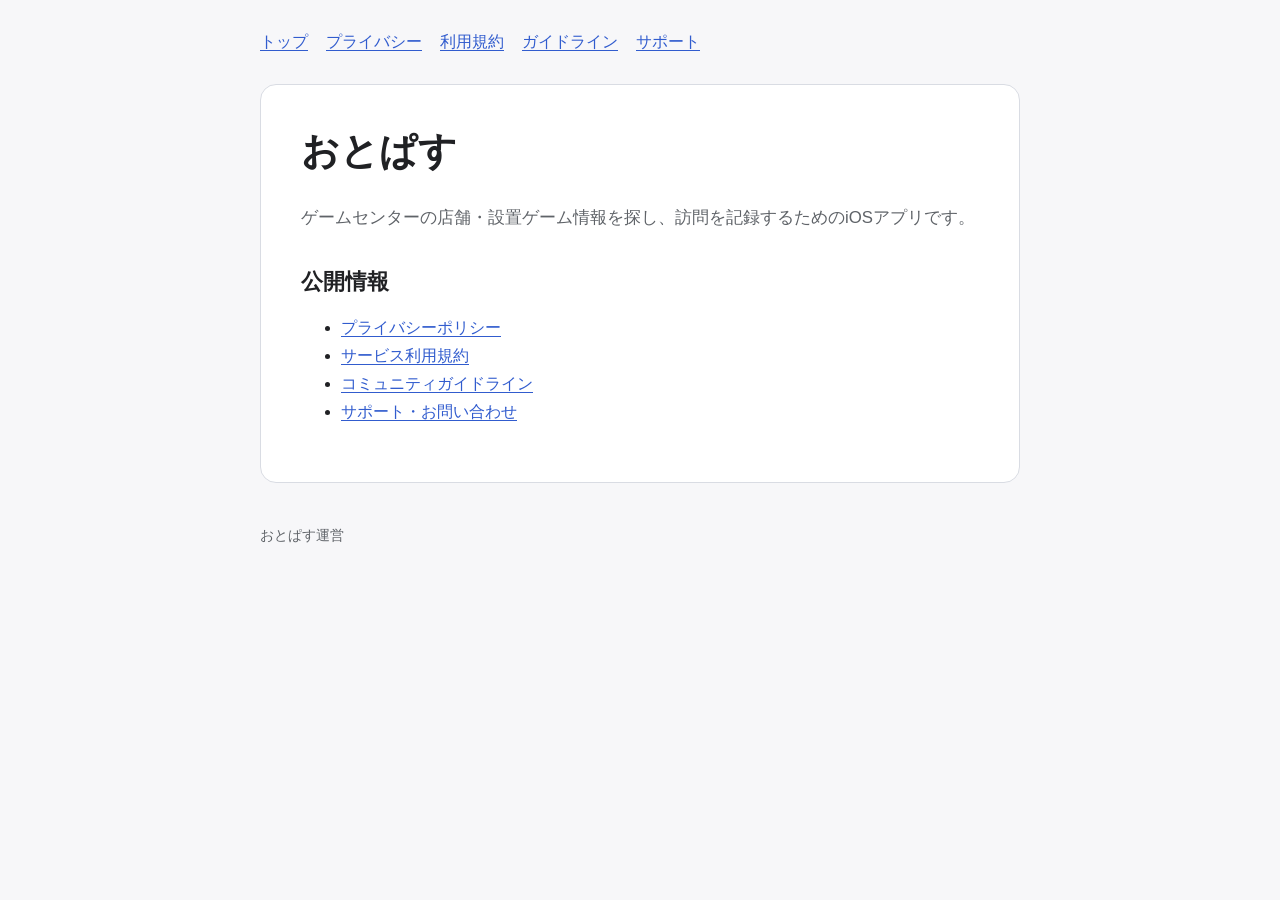
<file: index.html>
<!doctype html>
<html lang="ja">
<head>
  <meta charset="utf-8">
  <meta name="viewport" content="width=device-width, initial-scale=1">
  <title>おとぱす</title>
  <meta name="description" content="おとぱすのプライバシーポリシー、利用規約、サポート情報です。">
  <link rel="stylesheet" href="assets/style.css">
</head>
<body>
  <header><nav aria-label="主要メニュー"><ul>
    <li><a href="./" aria-current="page">トップ</a></li><li><a href="privacy/">プライバシー</a></li>
    <li><a href="terms/">利用規約</a></li><li><a href="community-guidelines/">ガイドライン</a></li>
    <li><a href="support/">サポート</a></li>
  </ul></nav></header>
  <main>
    <h1>おとぱす</h1>
    <p class="lead">ゲームセンターの店舗・設置ゲーム情報を探し、訪問を記録するためのiOSアプリです。</p>
    <h2>公開情報</h2>
    <ul>
      <li><a href="privacy/">プライバシーポリシー</a></li>
      <li><a href="terms/">サービス利用規約</a></li>
      <li><a href="community-guidelines/">コミュニティガイドライン</a></li>
      <li><a href="support/">サポート・お問い合わせ</a></li>
    </ul>
  </main>
  <footer>おとぱす運営</footer>
</body>
</html>
</file>
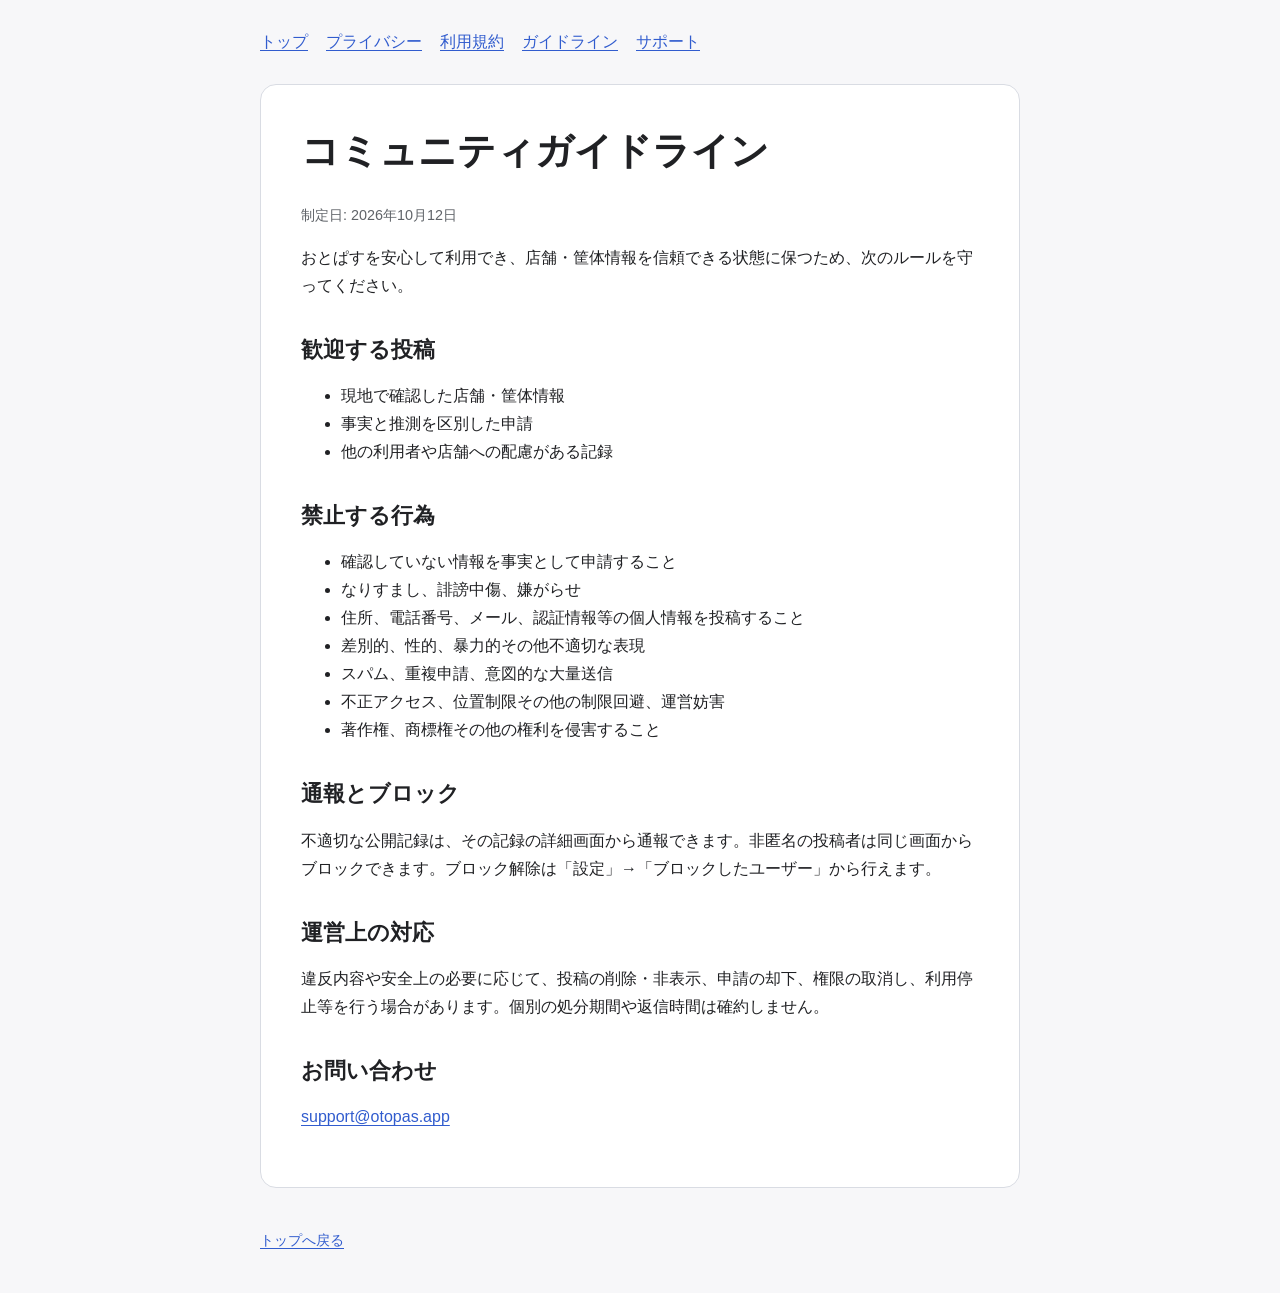
<file: community-guidelines/index.html>
<!doctype html>
<html lang="ja">
<head><meta charset="utf-8"><meta name="viewport" content="width=device-width, initial-scale=1"><title>コミュニティガイドライン | おとぱす</title><link rel="stylesheet" href="../assets/style.css"></head>
<body>
  <header><nav aria-label="主要メニュー"><ul><li><a href="../">トップ</a></li><li><a href="../privacy/">プライバシー</a></li><li><a href="../terms/">利用規約</a></li><li><a href="./" aria-current="page">ガイドライン</a></li><li><a href="../support/">サポート</a></li></ul></nav></header>
  <main>
    <h1>コミュニティガイドライン</h1>
    <p class="updated">制定日: 2026年10月12日</p>
    <p>おとぱすを安心して利用でき、店舗・筐体情報を信頼できる状態に保つため、次のルールを守ってください。</p>
    <h2>歓迎する投稿</h2>
    <ul><li>現地で確認した店舗・筐体情報</li><li>事実と推測を区別した申請</li><li>他の利用者や店舗への配慮がある記録</li></ul>
    <h2>禁止する行為</h2>
    <ul>
      <li>確認していない情報を事実として申請すること</li><li>なりすまし、誹謗中傷、嫌がらせ</li>
      <li>住所、電話番号、メール、認証情報等の個人情報を投稿すること</li>
      <li>差別的、性的、暴力的その他不適切な表現</li><li>スパム、重複申請、意図的な大量送信</li>
      <li>不正アクセス、位置制限その他の制限回避、運営妨害</li><li>著作権、商標権その他の権利を侵害すること</li>
    </ul>
    <h2>通報とブロック</h2>
    <p>不適切な公開記録は、その記録の詳細画面から通報できます。非匿名の投稿者は同じ画面からブロックできます。ブロック解除は「設定」→「ブロックしたユーザー」から行えます。</p>
    <h2>運営上の対応</h2>
    <p>違反内容や安全上の必要に応じて、投稿の削除・非表示、申請の却下、権限の取消し、利用停止等を行う場合があります。個別の処分期間や返信時間は確約しません。</p>
    <h2>お問い合わせ</h2><p><a href="mailto:support@otopas.app">support@otopas.app</a></p>
  </main>
  <footer><a href="../">トップへ戻る</a></footer>
</body></html>
</file>
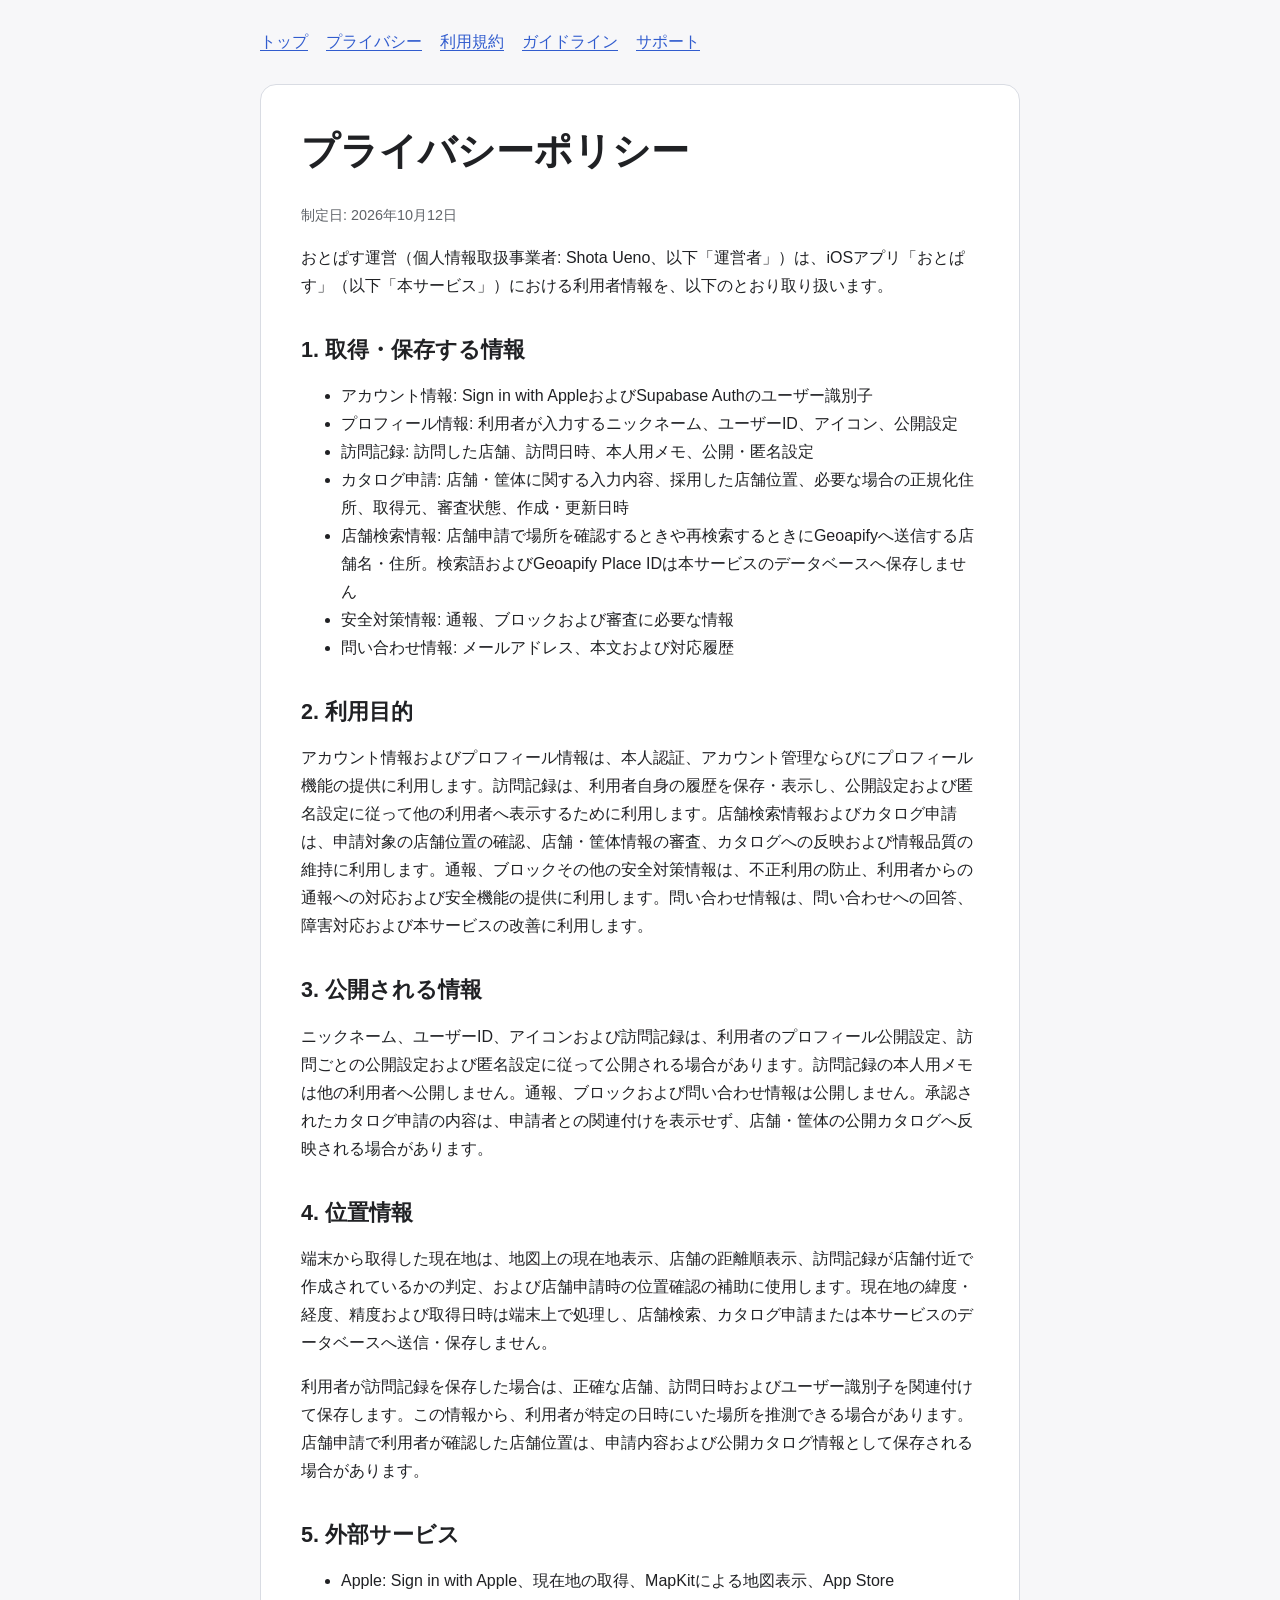
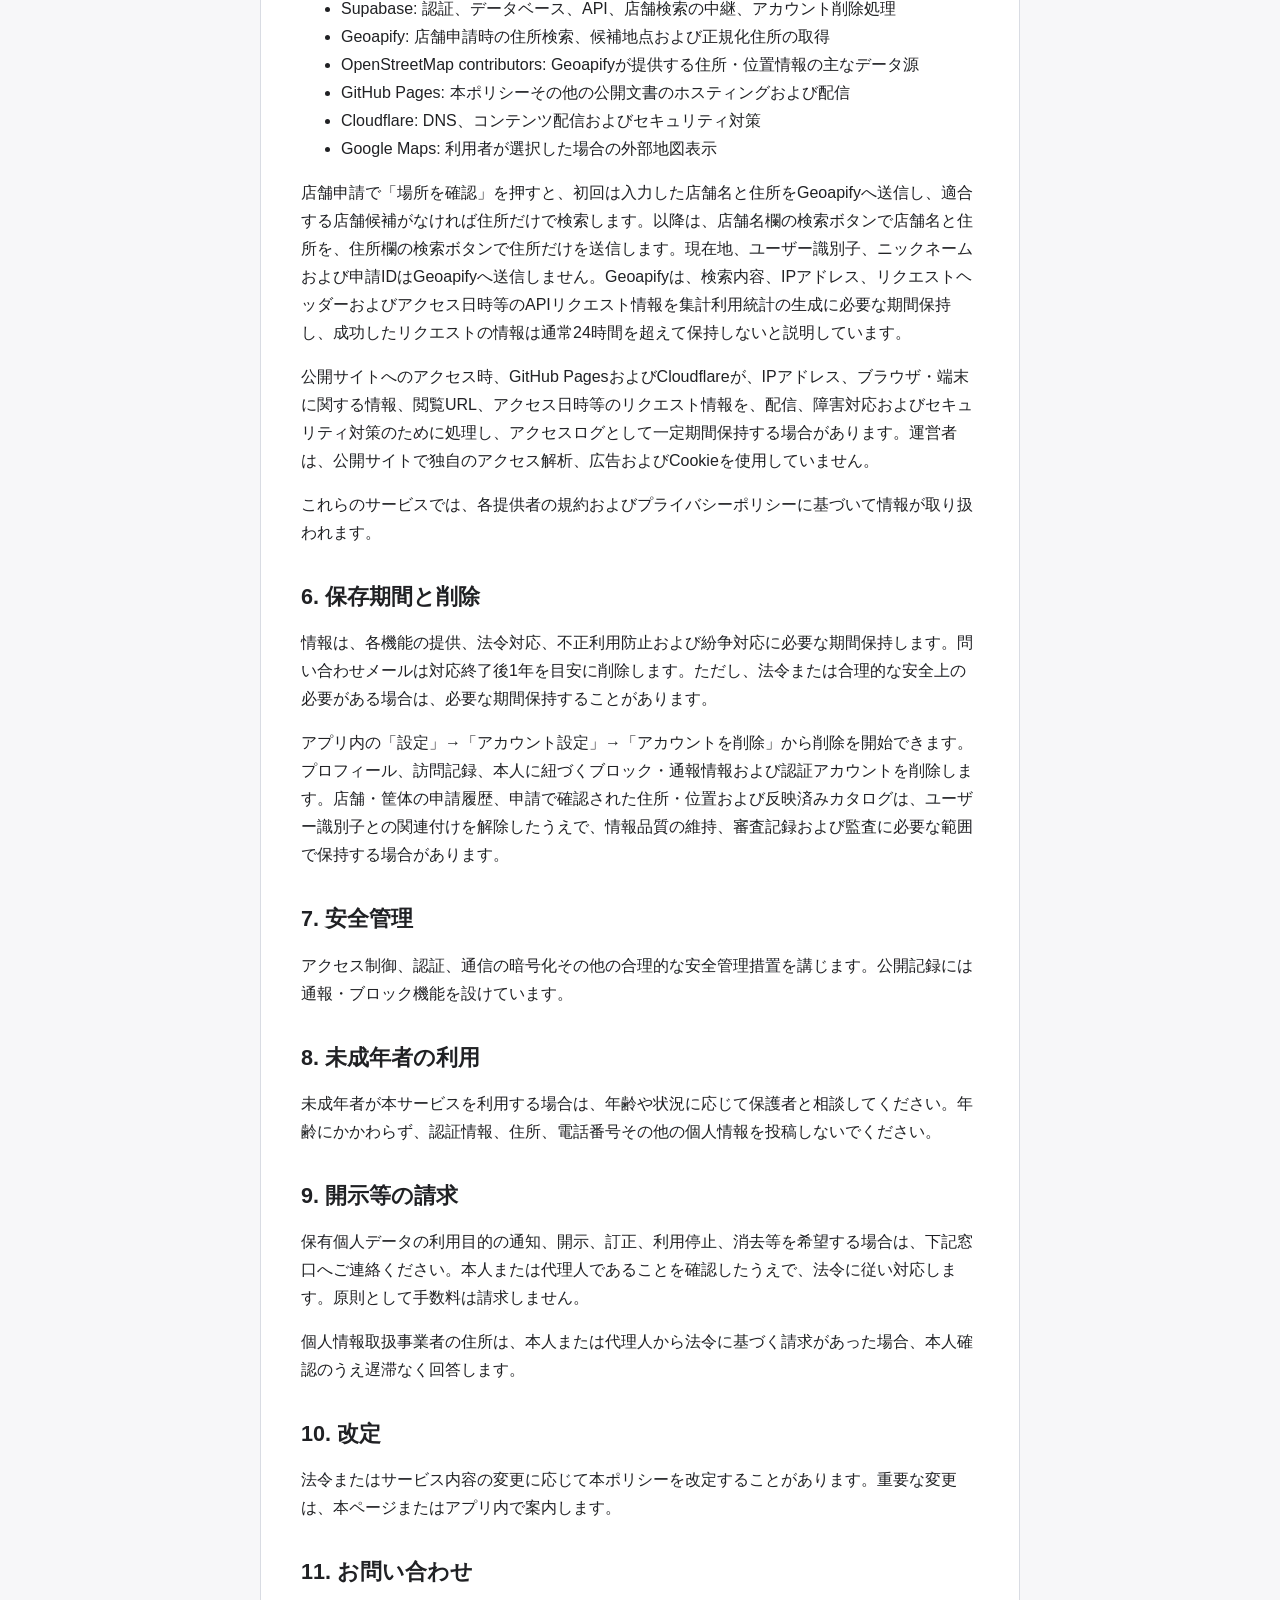
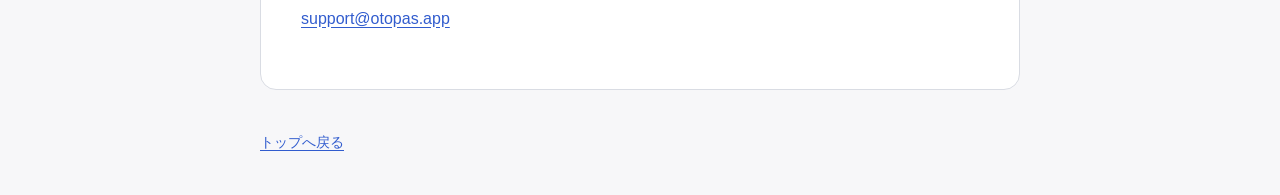
<file: privacy/index.html>
<!doctype html>
<html lang="ja">
<head>
  <meta charset="utf-8"><meta name="viewport" content="width=device-width, initial-scale=1">
  <title>プライバシーポリシー | おとぱす</title>
  <link rel="stylesheet" href="../assets/style.css">
</head>
<body>
  <header><nav aria-label="主要メニュー"><ul><li><a href="../">トップ</a></li><li><a href="./" aria-current="page">プライバシー</a></li><li><a href="../terms/">利用規約</a></li><li><a href="../community-guidelines/">ガイドライン</a></li><li><a href="../support/">サポート</a></li></ul></nav></header>
  <main>
    <h1>プライバシーポリシー</h1>
    <p class="updated">制定日: 2026年10月12日</p>
    <p>おとぱす運営（個人情報取扱事業者: Shota Ueno、以下「運営者」）は、iOSアプリ「おとぱす」（以下「本サービス」）における利用者情報を、以下のとおり取り扱います。</p>

    <h2>1. 取得・保存する情報</h2>
    <ul>
      <li>アカウント情報: Sign in with AppleおよびSupabase Authのユーザー識別子</li>
      <li>プロフィール情報: 利用者が入力するニックネーム、ユーザーID、アイコン、公開設定</li>
      <li>訪問記録: 訪問した店舗、訪問日時、本人用メモ、公開・匿名設定</li>
      <li>カタログ申請: 店舗・筐体に関する入力内容、採用した店舗位置、必要な場合の正規化住所、取得元、審査状態、作成・更新日時</li>
      <li>店舗検索情報: 店舗申請で場所を確認するときや再検索するときにGeoapifyへ送信する店舗名・住所。検索語およびGeoapify Place IDは本サービスのデータベースへ保存しません</li>
      <li>安全対策情報: 通報、ブロックおよび審査に必要な情報</li>
      <li>問い合わせ情報: メールアドレス、本文および対応履歴</li>
    </ul>

    <h2>2. 利用目的</h2>
    <p>アカウント情報およびプロフィール情報は、本人認証、アカウント管理ならびにプロフィール機能の提供に利用します。訪問記録は、利用者自身の履歴を保存・表示し、公開設定および匿名設定に従って他の利用者へ表示するために利用します。店舗検索情報およびカタログ申請は、申請対象の店舗位置の確認、店舗・筐体情報の審査、カタログへの反映および情報品質の維持に利用します。通報、ブロックその他の安全対策情報は、不正利用の防止、利用者からの通報への対応および安全機能の提供に利用します。問い合わせ情報は、問い合わせへの回答、障害対応および本サービスの改善に利用します。</p>

    <h2>3. 公開される情報</h2>
    <p>ニックネーム、ユーザーID、アイコンおよび訪問記録は、利用者のプロフィール公開設定、訪問ごとの公開設定および匿名設定に従って公開される場合があります。訪問記録の本人用メモは他の利用者へ公開しません。通報、ブロックおよび問い合わせ情報は公開しません。承認されたカタログ申請の内容は、申請者との関連付けを表示せず、店舗・筐体の公開カタログへ反映される場合があります。</p>

    <h2>4. 位置情報</h2>
    <p>端末から取得した現在地は、地図上の現在地表示、店舗の距離順表示、訪問記録が店舗付近で作成されているかの判定、および店舗申請時の位置確認の補助に使用します。現在地の緯度・経度、精度および取得日時は端末上で処理し、店舗検索、カタログ申請または本サービスのデータベースへ送信・保存しません。</p>
    <p>利用者が訪問記録を保存した場合は、正確な店舗、訪問日時およびユーザー識別子を関連付けて保存します。この情報から、利用者が特定の日時にいた場所を推測できる場合があります。店舗申請で利用者が確認した店舗位置は、申請内容および公開カタログ情報として保存される場合があります。</p>

    <h2>5. 外部サービス</h2>
    <ul>
      <li>Apple: Sign in with Apple、現在地の取得、MapKitによる地図表示、App Store</li>
      <li>Supabase: 認証、データベース、API、店舗検索の中継、アカウント削除処理</li>
      <li>Geoapify: 店舗申請時の住所検索、候補地点および正規化住所の取得</li>
      <li>OpenStreetMap contributors: Geoapifyが提供する住所・位置情報の主なデータ源</li>
      <li>GitHub Pages: 本ポリシーその他の公開文書のホスティングおよび配信</li>
      <li>Cloudflare: DNS、コンテンツ配信およびセキュリティ対策</li>
      <li>Google Maps: 利用者が選択した場合の外部地図表示</li>
    </ul>
    <p>店舗申請で「場所を確認」を押すと、初回は入力した店舗名と住所をGeoapifyへ送信し、適合する店舗候補がなければ住所だけで検索します。以降は、店舗名欄の検索ボタンで店舗名と住所を、住所欄の検索ボタンで住所だけを送信します。現在地、ユーザー識別子、ニックネームおよび申請IDはGeoapifyへ送信しません。Geoapifyは、検索内容、IPアドレス、リクエストヘッダーおよびアクセス日時等のAPIリクエスト情報を集計利用統計の生成に必要な期間保持し、成功したリクエストの情報は通常24時間を超えて保持しないと説明しています。</p>
    <p>公開サイトへのアクセス時、GitHub PagesおよびCloudflareが、IPアドレス、ブラウザ・端末に関する情報、閲覧URL、アクセス日時等のリクエスト情報を、配信、障害対応およびセキュリティ対策のために処理し、アクセスログとして一定期間保持する場合があります。運営者は、公開サイトで独自のアクセス解析、広告およびCookieを使用していません。</p>
    <p>これらのサービスでは、各提供者の規約およびプライバシーポリシーに基づいて情報が取り扱われます。</p>

    <h2>6. 保存期間と削除</h2>
    <p>情報は、各機能の提供、法令対応、不正利用防止および紛争対応に必要な期間保持します。問い合わせメールは対応終了後1年を目安に削除します。ただし、法令または合理的な安全上の必要がある場合は、必要な期間保持することがあります。</p>
    <p>アプリ内の「設定」→「アカウント設定」→「アカウントを削除」から削除を開始できます。プロフィール、訪問記録、本人に紐づくブロック・通報情報および認証アカウントを削除します。店舗・筐体の申請履歴、申請で確認された住所・位置および反映済みカタログは、ユーザー識別子との関連付けを解除したうえで、情報品質の維持、審査記録および監査に必要な範囲で保持する場合があります。</p>

    <h2>7. 安全管理</h2>
    <p>アクセス制御、認証、通信の暗号化その他の合理的な安全管理措置を講じます。公開記録には通報・ブロック機能を設けています。</p>

    <h2>8. 未成年者の利用</h2>
    <p>未成年者が本サービスを利用する場合は、年齢や状況に応じて保護者と相談してください。年齢にかかわらず、認証情報、住所、電話番号その他の個人情報を投稿しないでください。</p>

    <h2>9. 開示等の請求</h2>
    <p>保有個人データの利用目的の通知、開示、訂正、利用停止、消去等を希望する場合は、下記窓口へご連絡ください。本人または代理人であることを確認したうえで、法令に従い対応します。原則として手数料は請求しません。</p>
    <p>個人情報取扱事業者の住所は、本人または代理人から法令に基づく請求があった場合、本人確認のうえ遅滞なく回答します。</p>

    <h2>10. 改定</h2>
    <p>法令またはサービス内容の変更に応じて本ポリシーを改定することがあります。重要な変更は、本ページまたはアプリ内で案内します。</p>

    <h2>11. お問い合わせ</h2>
    <p><a href="mailto:support@otopas.app">support@otopas.app</a></p>
  </main>
  <footer><a href="../">トップへ戻る</a></footer>
</body>
</html>
</file>
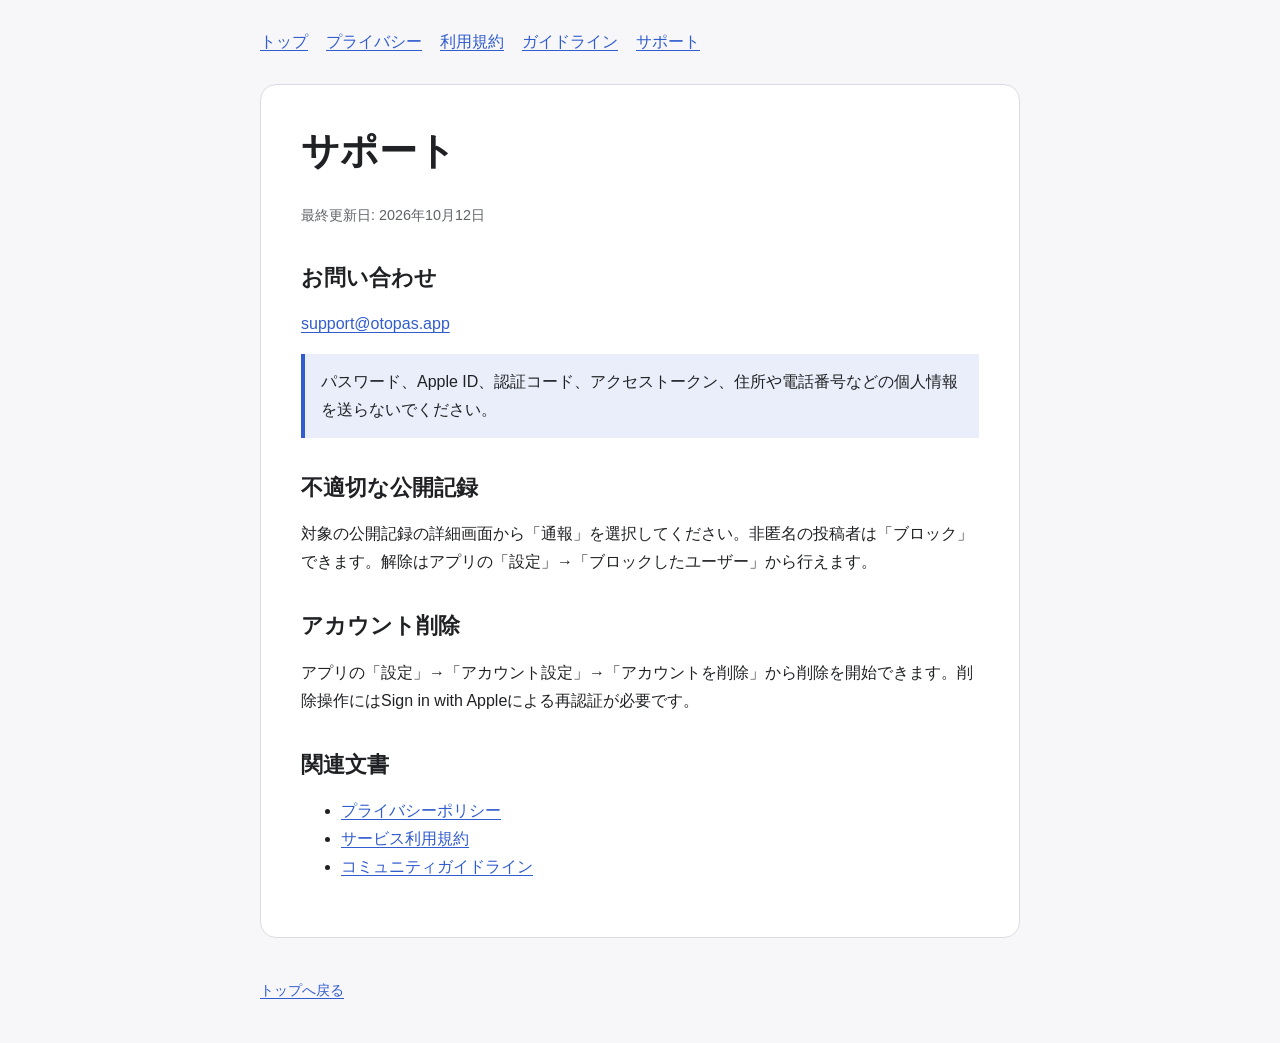
<file: support/index.html>
<!doctype html>
<html lang="ja">
<head><meta charset="utf-8"><meta name="viewport" content="width=device-width, initial-scale=1"><title>サポート | おとぱす</title><link rel="stylesheet" href="../assets/style.css"></head>
<body>
  <header><nav aria-label="主要メニュー"><ul><li><a href="../">トップ</a></li><li><a href="../privacy/">プライバシー</a></li><li><a href="../terms/">利用規約</a></li><li><a href="../community-guidelines/">ガイドライン</a></li><li><a href="./" aria-current="page">サポート</a></li></ul></nav></header>
  <main>
    <h1>サポート</h1><p class="updated">最終更新日: 2026年10月12日</p>
    <h2>お問い合わせ</h2>
    <p><a href="mailto:support@otopas.app?subject=%E3%81%8A%E3%81%A8%E3%81%B1%E3%81%99%20%E3%81%8A%E5%95%8F%E3%81%84%E5%90%88%E3%82%8F%E3%81%9B">support@otopas.app</a></p>
    <p class="notice">パスワード、Apple ID、認証コード、アクセストークン、住所や電話番号などの個人情報を送らないでください。</p>
    <h2>不適切な公開記録</h2><p>対象の公開記録の詳細画面から「通報」を選択してください。非匿名の投稿者は「ブロック」できます。解除はアプリの「設定」→「ブロックしたユーザー」から行えます。</p>
    <h2>アカウント削除</h2><p>アプリの「設定」→「アカウント設定」→「アカウントを削除」から削除を開始できます。削除操作にはSign in with Appleによる再認証が必要です。</p>
    <h2>関連文書</h2><ul><li><a href="../privacy/">プライバシーポリシー</a></li><li><a href="../terms/">サービス利用規約</a></li><li><a href="../community-guidelines/">コミュニティガイドライン</a></li></ul>
  </main>
  <footer><a href="../">トップへ戻る</a></footer>
</body></html>
</file>
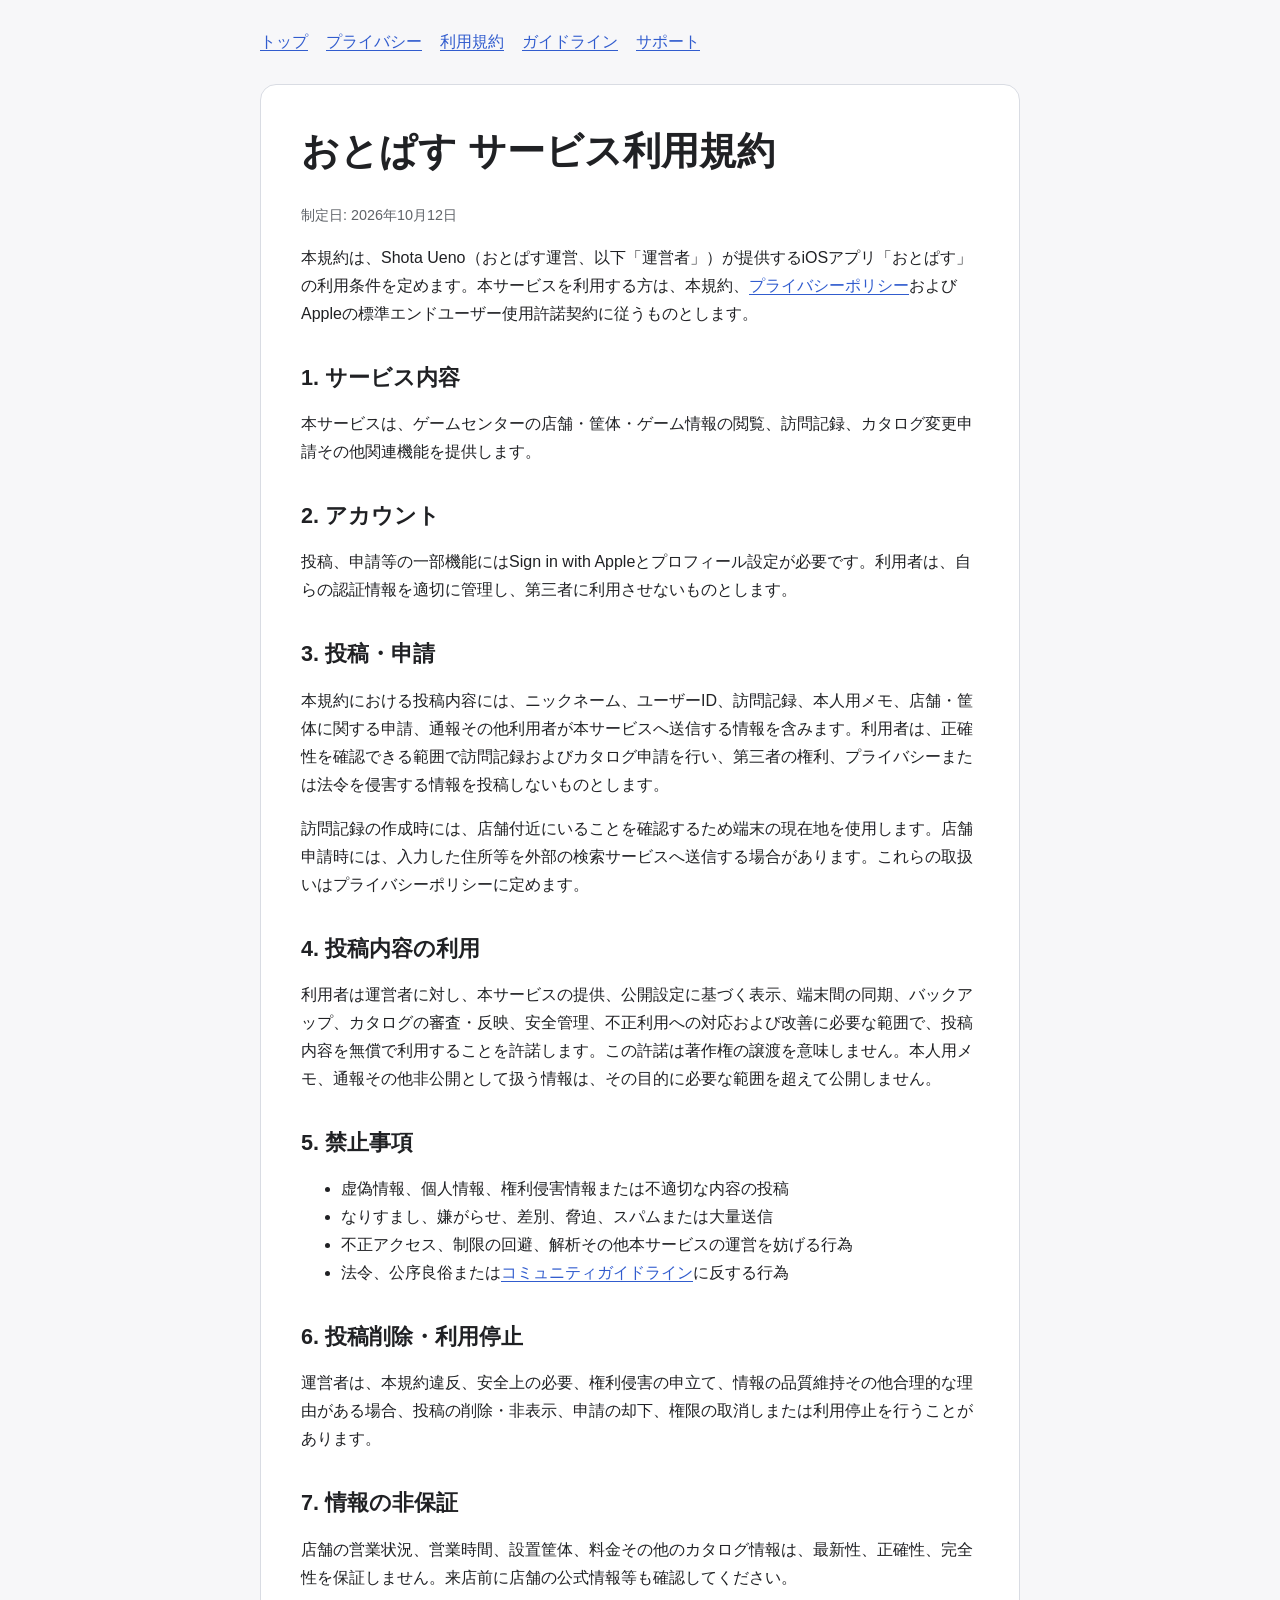
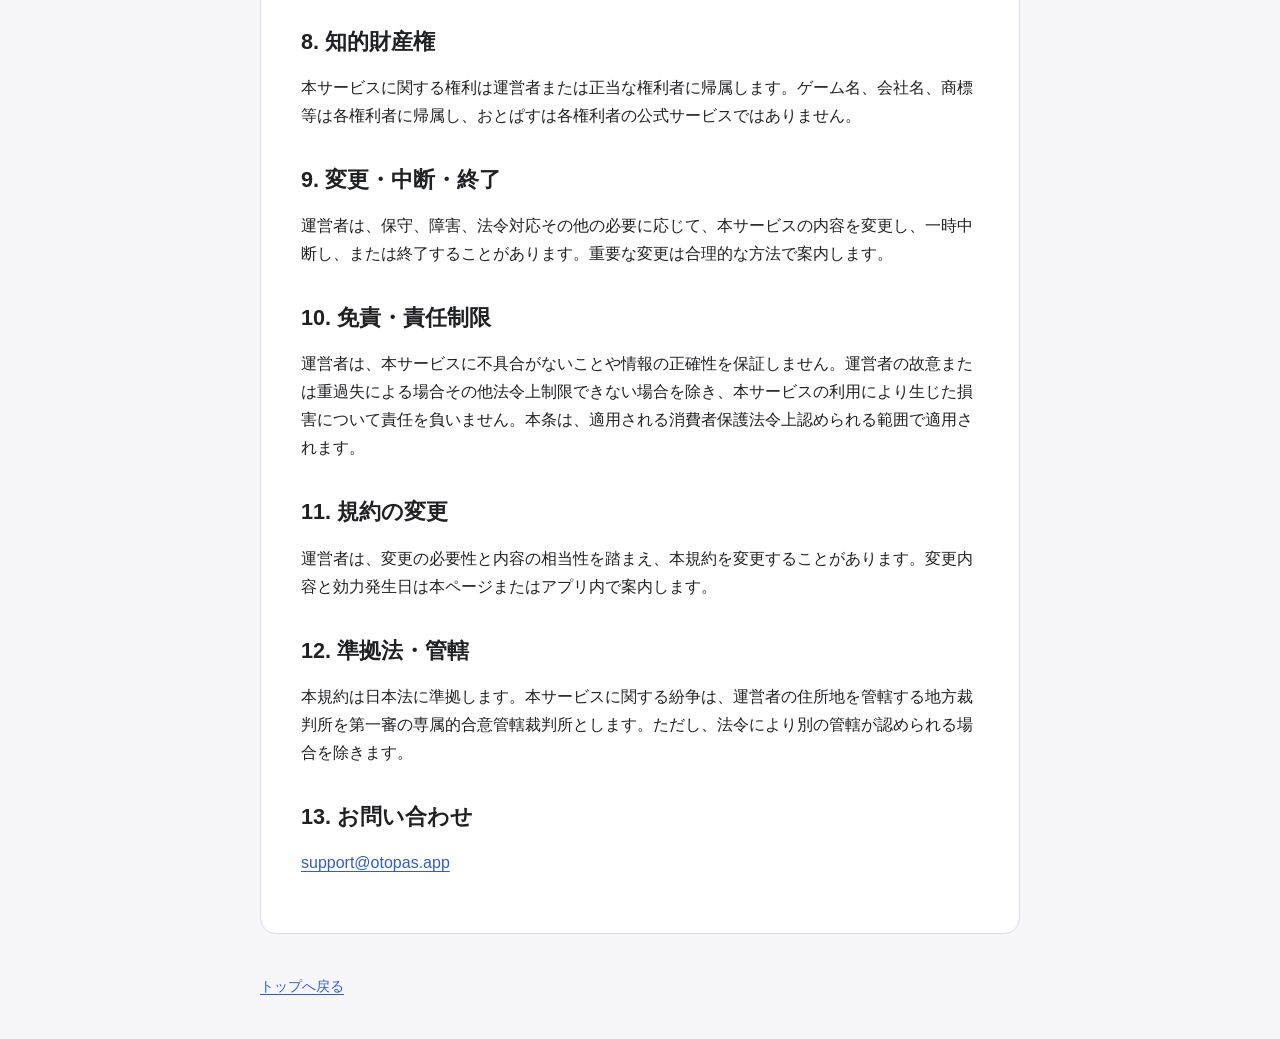
<file: terms/index.html>
<!doctype html>
<html lang="ja">
<head><meta charset="utf-8"><meta name="viewport" content="width=device-width, initial-scale=1"><title>サービス利用規約 | おとぱす</title><link rel="stylesheet" href="../assets/style.css"></head>
<body>
  <header><nav aria-label="主要メニュー"><ul><li><a href="../">トップ</a></li><li><a href="../privacy/">プライバシー</a></li><li><a href="./" aria-current="page">利用規約</a></li><li><a href="../community-guidelines/">ガイドライン</a></li><li><a href="../support/">サポート</a></li></ul></nav></header>
  <main>
    <h1>おとぱす サービス利用規約</h1>
    <p class="updated">制定日: 2026年10月12日</p>
    <p>本規約は、Shota Ueno（おとぱす運営、以下「運営者」）が提供するiOSアプリ「おとぱす」の利用条件を定めます。本サービスを利用する方は、本規約、<a href="../privacy/">プライバシーポリシー</a>およびAppleの標準エンドユーザー使用許諾契約に従うものとします。</p>

    <h2>1. サービス内容</h2>
    <p>本サービスは、ゲームセンターの店舗・筐体・ゲーム情報の閲覧、訪問記録、カタログ変更申請その他関連機能を提供します。</p>

    <h2>2. アカウント</h2>
    <p>投稿、申請等の一部機能にはSign in with Appleとプロフィール設定が必要です。利用者は、自らの認証情報を適切に管理し、第三者に利用させないものとします。</p>

    <h2>3. 投稿・申請</h2>
    <p>本規約における投稿内容には、ニックネーム、ユーザーID、訪問記録、本人用メモ、店舗・筐体に関する申請、通報その他利用者が本サービスへ送信する情報を含みます。利用者は、正確性を確認できる範囲で訪問記録およびカタログ申請を行い、第三者の権利、プライバシーまたは法令を侵害する情報を投稿しないものとします。</p>
    <p>訪問記録の作成時には、店舗付近にいることを確認するため端末の現在地を使用します。店舗申請時には、入力した住所等を外部の検索サービスへ送信する場合があります。これらの取扱いはプライバシーポリシーに定めます。</p>

    <h2>4. 投稿内容の利用</h2>
    <p>利用者は運営者に対し、本サービスの提供、公開設定に基づく表示、端末間の同期、バックアップ、カタログの審査・反映、安全管理、不正利用への対応および改善に必要な範囲で、投稿内容を無償で利用することを許諾します。この許諾は著作権の譲渡を意味しません。本人用メモ、通報その他非公開として扱う情報は、その目的に必要な範囲を超えて公開しません。</p>

    <h2>5. 禁止事項</h2>
    <ul>
      <li>虚偽情報、個人情報、権利侵害情報または不適切な内容の投稿</li>
      <li>なりすまし、嫌がらせ、差別、脅迫、スパムまたは大量送信</li>
      <li>不正アクセス、制限の回避、解析その他本サービスの運営を妨げる行為</li>
      <li>法令、公序良俗または<a href="../community-guidelines/">コミュニティガイドライン</a>に反する行為</li>
    </ul>

    <h2>6. 投稿削除・利用停止</h2>
    <p>運営者は、本規約違反、安全上の必要、権利侵害の申立て、情報の品質維持その他合理的な理由がある場合、投稿の削除・非表示、申請の却下、権限の取消しまたは利用停止を行うことがあります。</p>

    <h2>7. 情報の非保証</h2>
    <p>店舗の営業状況、営業時間、設置筐体、料金その他のカタログ情報は、最新性、正確性、完全性を保証しません。来店前に店舗の公式情報等も確認してください。</p>

    <h2>8. 知的財産権</h2>
    <p>本サービスに関する権利は運営者または正当な権利者に帰属します。ゲーム名、会社名、商標等は各権利者に帰属し、おとぱすは各権利者の公式サービスではありません。</p>

    <h2>9. 変更・中断・終了</h2>
    <p>運営者は、保守、障害、法令対応その他の必要に応じて、本サービスの内容を変更し、一時中断し、または終了することがあります。重要な変更は合理的な方法で案内します。</p>

    <h2>10. 免責・責任制限</h2>
    <p>運営者は、本サービスに不具合がないことや情報の正確性を保証しません。運営者の故意または重過失による場合その他法令上制限できない場合を除き、本サービスの利用により生じた損害について責任を負いません。本条は、適用される消費者保護法令上認められる範囲で適用されます。</p>

    <h2>11. 規約の変更</h2>
    <p>運営者は、変更の必要性と内容の相当性を踏まえ、本規約を変更することがあります。変更内容と効力発生日は本ページまたはアプリ内で案内します。</p>

    <h2>12. 準拠法・管轄</h2>
    <p>本規約は日本法に準拠します。本サービスに関する紛争は、運営者の住所地を管轄する地方裁判所を第一審の専属的合意管轄裁判所とします。ただし、法令により別の管轄が認められる場合を除きます。</p>

    <h2>13. お問い合わせ</h2>
    <p><a href="mailto:support@otopas.app">support@otopas.app</a></p>
  </main>
  <footer><a href="../">トップへ戻る</a></footer>
</body></html>
</file>
<file: assets/style.css>
:root {
  color-scheme: light dark;
  --background: #f7f7f9;
  --surface: #ffffff;
  --text: #202124;
  --secondary: #5f6368;
  --accent: #315cce;
  --border: #d9dce3;
  font-family: -apple-system, BlinkMacSystemFont, "Segoe UI", sans-serif;
}

@media (prefers-color-scheme: dark) {
  :root {
    --background: #111318;
    --surface: #1a1d24;
    --text: #f2f3f5;
    --secondary: #b2b7c2;
    --accent: #91adff;
    --border: #343945;
  }
}

* { box-sizing: border-box; }

body {
  margin: 0;
  background: var(--background);
  color: var(--text);
  font-size: 16px;
  line-height: 1.75;
}

header, main, footer {
  width: min(100% - 32px, 760px);
  margin-inline: auto;
}

header { padding: 28px 0 12px; }
main {
  margin-block: 16px 40px;
  padding: clamp(20px, 5vw, 40px);
  background: var(--surface);
  border: 1px solid var(--border);
  border-radius: 16px;
}
footer {
  padding-bottom: 40px;
  color: var(--secondary);
  font-size: 0.9rem;
}

nav ul {
  display: flex;
  flex-wrap: wrap;
  gap: 8px 18px;
  margin: 0;
  padding: 0;
  list-style: none;
}

h1, h2, h3 { line-height: 1.35; }
h1 { margin-top: 0; font-size: clamp(1.7rem, 7vw, 2.4rem); }
h2 { margin-top: 2.2rem; font-size: 1.35rem; }
h3 { margin-top: 1.5rem; font-size: 1.1rem; }
a { color: var(--accent); text-underline-offset: 0.18em; }
p, li { overflow-wrap: anywhere; }
.lead { color: var(--secondary); font-size: 1.05rem; }
.notice {
  padding: 14px 16px;
  border-left: 4px solid var(--accent);
  background: color-mix(in srgb, var(--accent) 10%, transparent);
}
.updated { color: var(--secondary); font-size: 0.9rem; }
dt { margin-top: 1rem; font-weight: 700; }
dd { margin-left: 0; }

@media (max-width: 420px) {
  header, main, footer { width: min(100% - 20px, 760px); }
  main { border-radius: 12px; }
}
</file>
